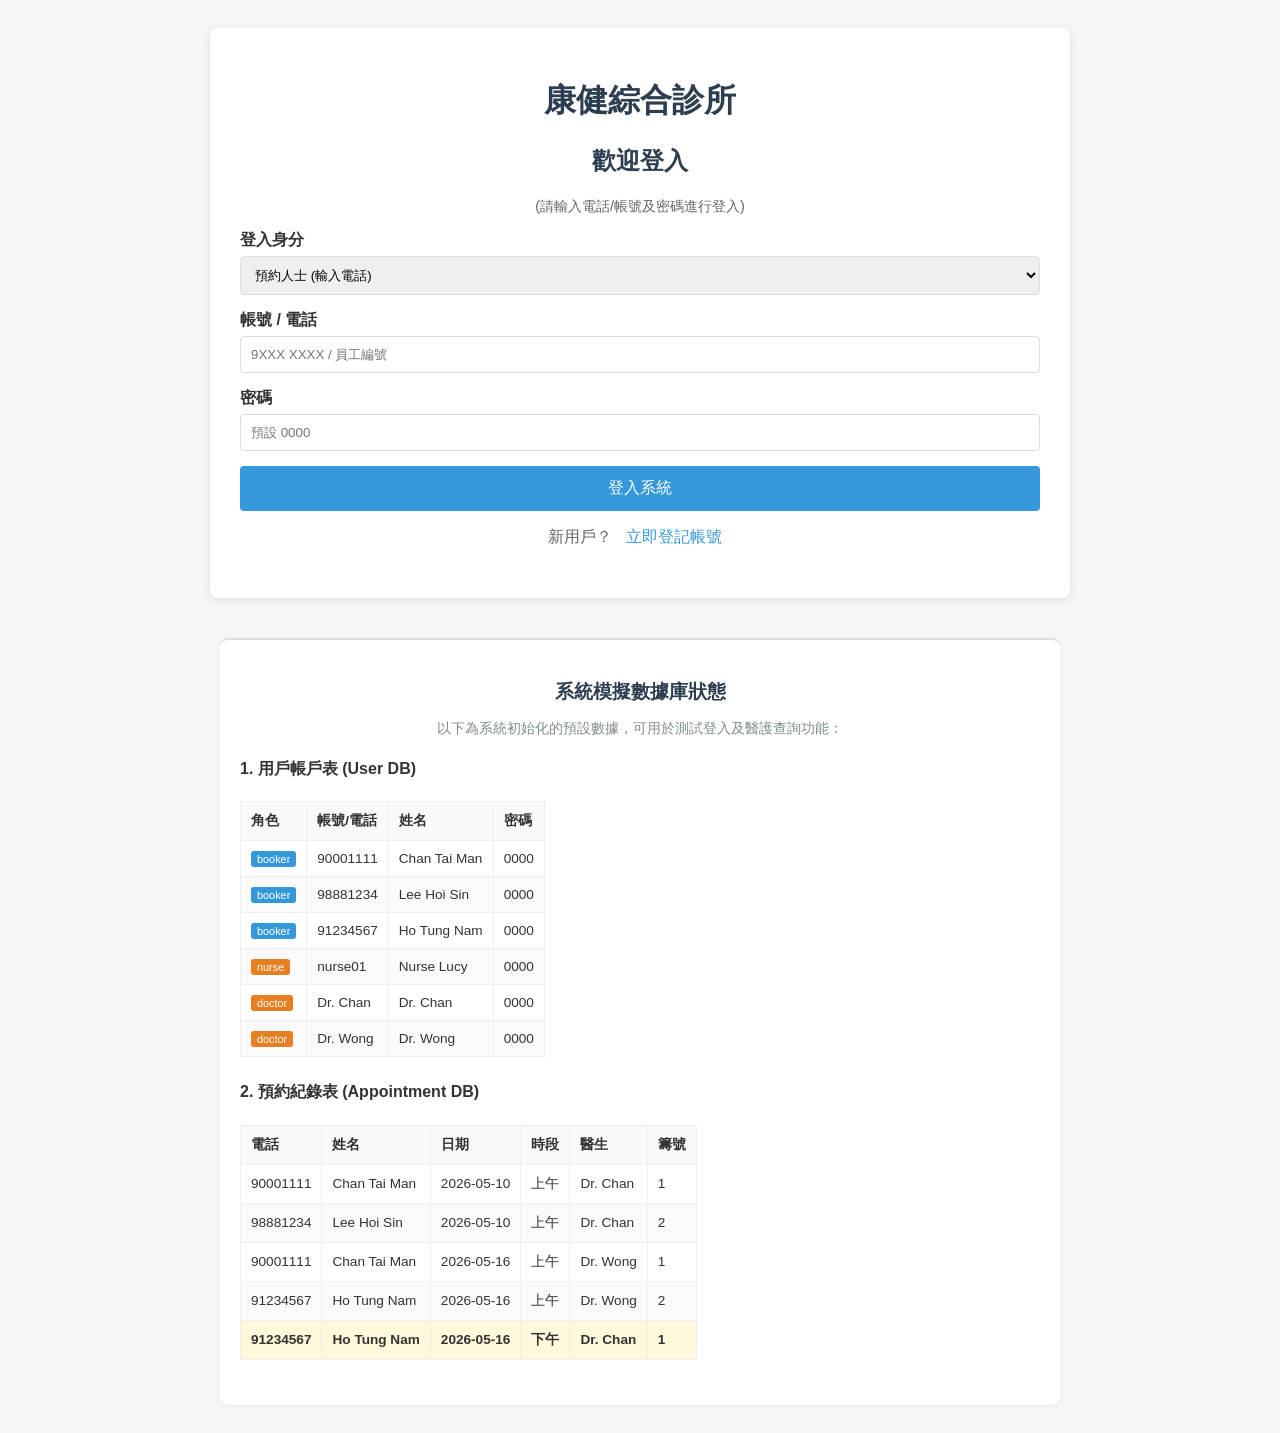
<file: sample1/index.html>
<!DOCTYPE html>
<html lang="zh-Hant">
<head>
    <meta charset="UTF-8">
    <title>康健綜合診所 - 統一登入系統</title>
    <link rel="stylesheet" href="style.css">
    <style>
        /* 底部預設資料區專用樣式 */
        .default-data-section { 
            margin-top: 40px; 
            border-top: 2px solid #ddd; 
            padding: 20px; 
            background-color: #fff; 
            border-radius: 8px; 
            box-shadow: 0 1px 5px rgba(0,0,0,0.05); 
        }
        .default-data-section h3 { color: #2c3e50; text-align: center; margin-bottom: 15px; }
        .data-desc { font-size: 0.85em; color: #7f8c8d; margin-bottom: 15px; text-align: center; }
        .mini-table {  (SQL - Select)
            width: 100%; 
            border-collapse: collapse; 
            font-size: 0.85em; 
            margin-bottom: 25px; 
            border: 1px solid #eee; 
        }
        .mini-table th, .mini-table td { border: 1px solid #eee; padding: 10px; text-align: left; }
        .mini-table th { background-color: #f8f9fa; color: #333; }
        .mini-table tr:nth-child(even) { background-color: #fafafa; }
        .highlight-row { background-color: #fff9db !important; font-weight: bold; } /* 突出顯示新增記錄 */
        .tag { padding: 2px 6px; border-radius: 3px; font-size: 0.8em; color: white; }
        .tag-booker { background-color: #3498db; }
        .tag-staff { background-color: #e67e22; }
    </style>
</head>
<body>

    <div class="container">
        <h1>康健綜合診所</h1>
        <h2>歡迎登入</h2>
        <p style="text-align: center; color: #666; font-size: 0.9em;">(請輸入電話/帳號及密碼進行登入)</p>
        
        <div class="form-group">
            <label>登入身分</label>
            <select id="role">
                <option value="booker">預約人士 (輸入電話)</option>
                <option value="nurse">護士 (醫護人員)</option>
                <option value="doctor">醫生 (醫護人員)</option>
            </select>
        </div>
        
        <div class="form-group">
            <label id="usernameLabel">帳號 / 電話</label>
            <input type="text" id="username" placeholder="9XXX XXXX / 員工編號" required>
        </div>
        
        <div class="form-group">
            <label>密碼</label>
            <input type="password" id="password" placeholder="預設 0000" required>
        </div>
        
        <button id="loginBtn">登入系統</button>
        
        <div id="newuserLink" class="nav-links" style="margin-top: 15px;">
            <p style="color: #666;">新用戶？ <a href="newuser.html">立即登記帳號</a></p>
        </div>
    </div>

    <script id="userData" type="application/json">
    {
        "users": {
            "booker": [
                { "phone": "90001111", "password": "0000", "name": "Chan Tai Man" },
                { "phone": "98881234", "password": "0000", "name": "Lee Hoi Sin" },
                { "phone": "91234567", "password": "0000", "name": "Ho Tung Nam" }
            ],
            "nurse": [
                { "id": "nurse01", "password": "0000", "name": "Nurse Lucy" }
            ],
            "doctor": [
                { "name": "Dr. Chan", "password": "0000" },
                { "name": "Dr. Wong", "password": "0000" }
            ]
        }
    }
    </script>

    <script>
        window.onload = function() {
            // --- 核心邏輯：初始化模擬數據庫 ---
            // 每次載入時重新檢查或初始化，確保包含您要求的特定記錄
            const defaultAppointments = [
                { id: 2001, name: "Chan Tai Man", phone: "90001111", date: "2026-05-10", session: "AM", doctor: "Dr. Chan", quotaNumber: 1 },
                { id: 2002, name: "Lee Hoi Sin", phone: "98881234", date: "2026-05-10", session: "AM", doctor: "Dr. Chan", quotaNumber: 2 },
                { id: 2003, name: "Chan Tai Man", phone: "90001111", date: "2026-05-16", session: "AM", doctor: "Dr. Wong", quotaNumber: 1 },
                { id: 2004, name: "Ho Tung Nam", phone: "91234567", date: "2026-05-16", session: "AM", doctor: "Dr. Wong", quotaNumber: 2 },
                // --- 修訂要求：加入 91234567 16/5 下午 Dr. Chan ---
                { id: 2005, name: "Ho Tung Nam", phone: "91234567", date: "2026-05-16", session: "PM", doctor: "Dr. Chan", quotaNumber: 1 }
            ];

            // 儲存到 localStorage 供其他頁面讀取
            localStorage.setItem('clinic_appts', JSON.stringify(defaultAppointments));
            localStorage.setItem('clinic_appts_initialized', 'true');

            // 執行表格填充
            populateDefaultTables();
        };

        // 登入驗證
        document.getElementById('loginBtn').addEventListener('click', function() {
            const role = document.getElementById('role').value;
            const username = document.getElementById('username').value;
            const password = document.getElementById('password').value;
            const jsonData = JSON.parse(document.getElementById('userData').textContent);
            const userList = jsonData.users[role];

            const matched = userList.find(u => 
                (role === 'booker' ? u.phone === username : (role === 'nurse' ? u.id === username : u.name === username)) 
                && u.password === password
            );

            if (matched) {
                sessionStorage.setItem('userRole', role);
                if (role === 'booker') {
                    sessionStorage.setItem('currentPatient', JSON.stringify(matched));
                    window.location.href = 'book.html';
                } else {
                    sessionStorage.setItem('username', matched.name);
                    window.location.href = 'staff.html';
                }
            } else {
                alert('帳號或密碼錯誤（提示：密碼為 0000）');
            }
        });

        // 動態生成底部表格
        function populateDefaultTables() {
            const jsonData = JSON.parse(document.getElementById('userData').textContent);
            const userBody = document.getElementById('defaultUsersBody');
            const apptBody = document.getElementById('defaultApptsBody');
            
            // 1. 填充用戶
            userBody.innerHTML = '';
            ['booker', 'nurse', 'doctor'].forEach(role => {
                jsonData.users[role].forEach(u => {
                    const id = role === 'booker' ? u.phone : (role === 'nurse' ? u.id : u.name);
                    userBody.innerHTML += `
                        <tr>
                            <td><span class="tag ${role === 'booker' ? 'tag-booker' : 'tag-staff'}">${role}</span></td>
                            <td>${id}</td>
                            <td>${u.name}</td>
                            <td>0000</td>
                        </tr>`;
                });
            });

            // 2. 填充預約 (Highlight 特定要求記錄)
            apptBody.innerHTML = '';
            const appts = JSON.parse(localStorage.getItem('clinic_appts'));
            appts.forEach(a => {
                // 如果是剛加入的那一條記錄，使用 highlight 樣式
                const isNewReq = (a.phone === '91234567' && a.date === '2026-05-16' && a.session === 'PM');
                apptBody.innerHTML += `
                    <tr class="${isNewReq ? 'highlight-row' : ''}">
                        <td>${a.phone}</td>
                        <td>${a.name}</td>
                        <td>${a.date}</td>
                        <td>${a.session === 'AM' ? '上午' : '下午'}</td>
                        <td>${a.doctor}</td>
                        <td>${a.quotaNumber}</td>
                    </tr>`;
            });
        }
    </script>

    <div class="container default-data-section">
        <h3>系統模擬數據庫狀態</h3>
        <p class="data-desc">以下為系統初始化的預設數據，可用於測試登入及醫護查詢功能：</p>

        <h4>1. 用戶帳戶表 (User DB)</h4>
        <table class="mini-table">
            <thead>
                <tr><th>角色</th><th>帳號/電話</th><th>姓名</th><th>密碼</th></tr>
            </thead>
            <tbody id="defaultUsersBody"></tbody>
        </table>

        <h4>2. 預約紀錄表 (Appointment DB)</h4>
        <table class="mini-table">
            <thead>
                <tr><th>電話</th><th>姓名</th><th>日期</th><th>時段</th><th>醫生</th><th>籌號</th></tr>
            </thead>
            <tbody id="defaultApptsBody"></tbody>
        </table>
    </div>

</body>
</html>
</file>
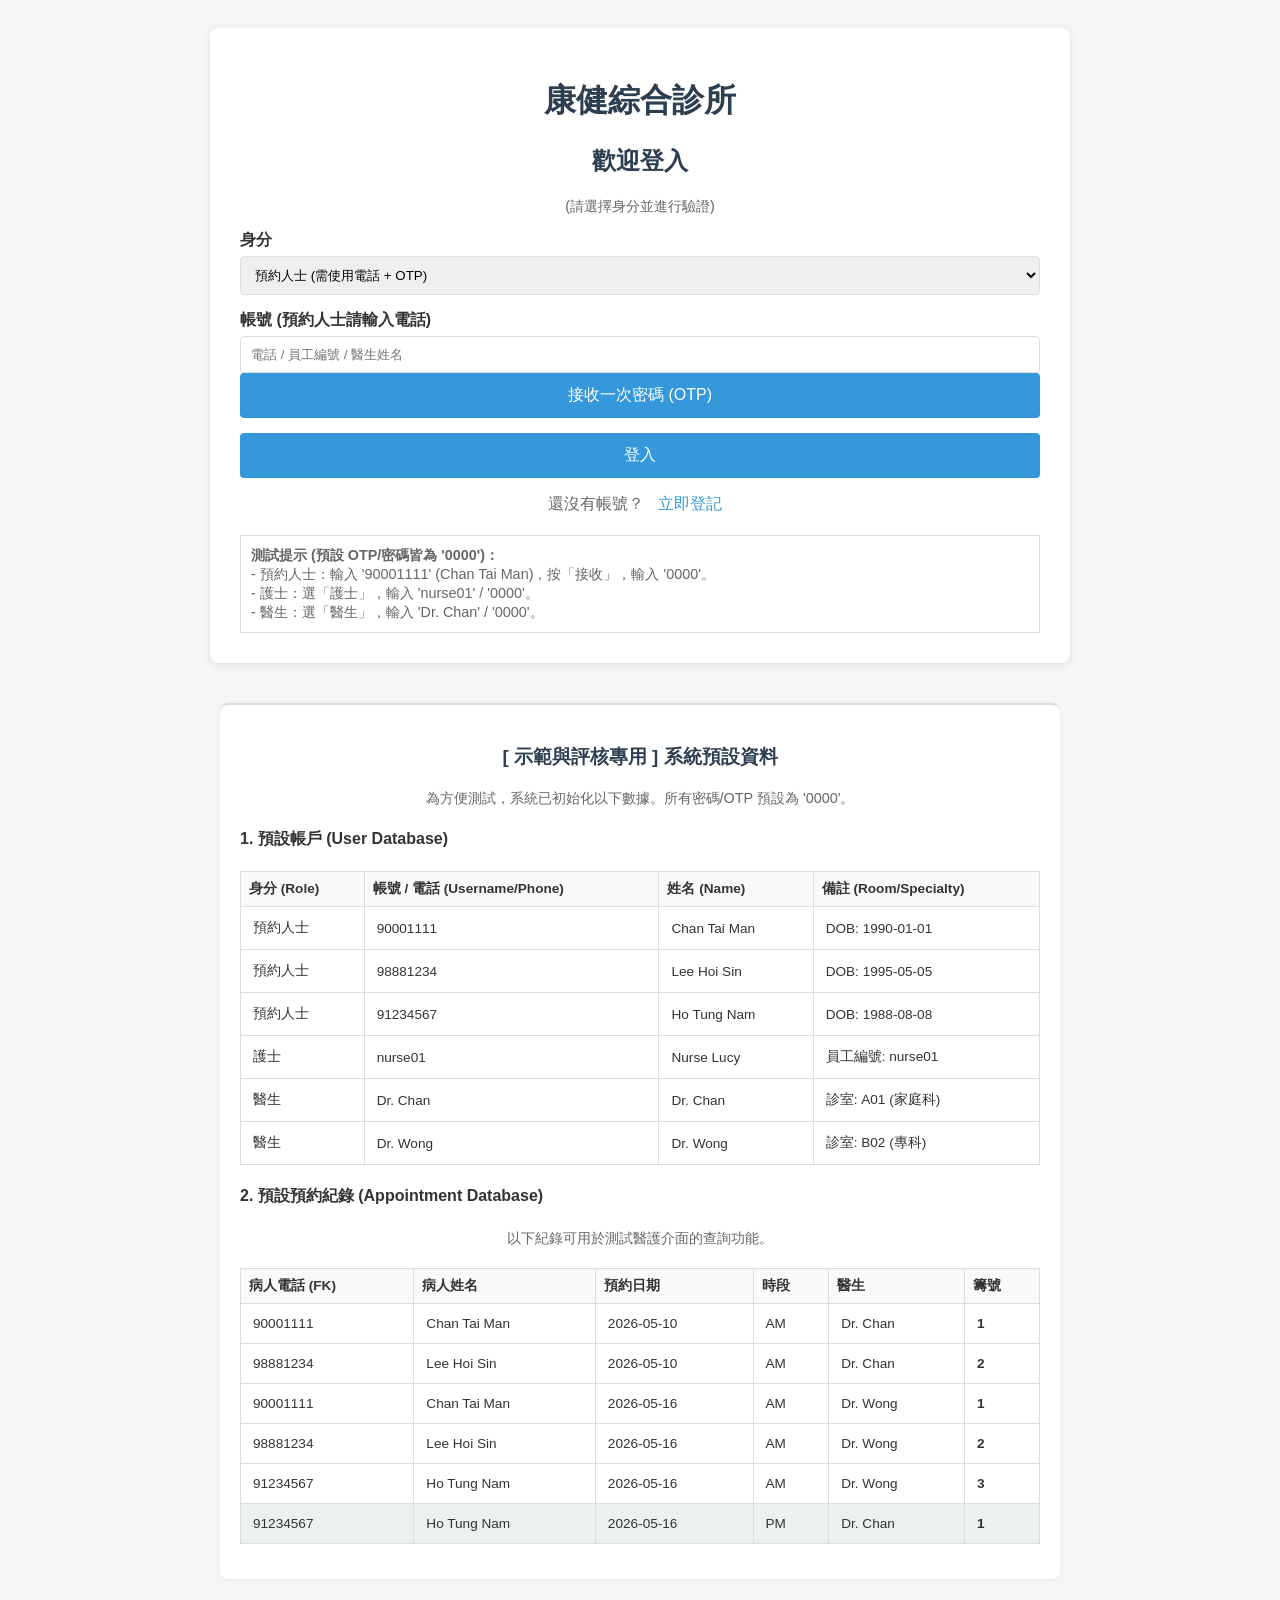
<file: sample2/index.html>
<!DOCTYPE html>
<html lang="zh-Hant">
<head>
    <meta charset="UTF-8">
    <title>康健綜合診所 - 統一登入 (指定用戶)</title>
    <link rel="stylesheet" href="style.css">
</head>
<body>
    <div class="container">
        <h1>康健綜合診所</h1>
        <h2>歡迎登入</h2>
        <p style="text-align: center; color: #666; font-size: 0.9em;">(請選擇身分並進行驗證)</p>
        
        <div class="form-group">
            <label>身分</label>
            <select id="role">
                <option value="booker">預約人士 (需使用電話 + OTP)</option>
                <option value="nurse">護士 (醫護人員)</option>
                <option value="doctor">醫生 (醫護人員)</option>
            </select>
        </div>
        
        <div class="form-group">
            <label id="usernameLabel">帳號 (預約人士請輸入電話)</label>
            <input type="text" id="username" placeholder="電話 / 員工編號 / 醫生姓名" required>
            <button class="info hidden" id="getOtpBtn">接收一次密碼 (OTP)</button>
        </div>
        
        <div class="form-group hidden" id="otpSection">
            <label>一次密碼 (OTP) (測試系統預設為 '0000')</label>
            <input type="password" id="otpCode" maxlength="4" required placeholder="0000">
        </div>

        <div class="form-group hidden" id="passwordSection">
            <label>密碼 (測試系統預設為 '0000')</label>
            <input type="password" id="password" required>
        </div>
        
        <button id="loginBtn">登入</button>
        
        <div id="newuserLink" class="nav-links" style="margin-top: 15px;">
            <p style="color: #666;">還沒有帳號？ <a href="newuser.html">立即登記</a></p>
        </div>

        <script id="userData" type="application/json">
        {
            "users": {
                "booker": [
                    { "phone": "90001111", "name": "Chan Tai Man", "dob": "1990-01-01", "hkid": "A123456(7)", "address": "九龍旺角彌敦道" },
                    { "phone": "98881234", "name": "Lee Hoi Sin", "dob": "1995-05-05", "hkid": "A876543(2)", "address": "新界沙田火車站" },
                    { "phone": "91234567", "name": "Ho Tung Nam", "dob": "1988-08-08", "hkid": "B987654(3)", "address": "港島中環皇后大道" }
                ],
                "nurse": [
                    { "id": "nurse01", "password": "0000", "name": "Nurse Lucy" },
                    { "id": "nurse02", "password": "0000", "name": "Nurse Mary" }
                ],
                "doctor": [
                    { "name": "Dr. Chan", "password": "0000", "room": "A01" },
                    { "name": "Dr. Wong", "password": "0000", "room": "B02" }
                ]
            }
        }
        </script>
        
        <div style="margin-top: 20px; font-size: 0.9em; color: #666; border: 1px solid #ddd; padding: 10px;">
            <strong>測試提示 (預設 OTP/密碼皆為 '0000')：</strong><br>
            - 預約人士：輸入 '90001111' (Chan Tai Man)，按「接收」，輸入 '0000'。<br>
            - 護士：選「護士」，輸入 'nurse01' / '0000'。<br>
            - 醫生：選「醫生」，輸入 'Dr. Chan' / '0000'。
        </div>
    </div>

    <script>
        // --- 核心初始化邏輯 ---
        // 學生 IDEA: 在系統入口首頁加載時，模擬從外部加載預設預約數據到本地模擬數據庫 (localStorage)
        window.onload = function() {
            // 檢查是否已經初始化過，防止重複
            if (!localStorage.getItem('clinic_appts_initialized')) {
                // 指定的預設預約數據 (保持原本的數據)
                const defaultAppointments = [
                    // Chan Tai Man (90001111)
                    { id: Date.now()+1, name: "Chan Tai Man", phone: "90001111", date: "2026-05-10", session: "AM", doctor: "Dr. Chan", quotaNumber: 1, timestamp: new Date().toLocaleString() },
                    { id: Date.now()+2, name: "Chan Tai Man", phone: "90001111", date: "2026-05-16", session: "AM", doctor: "Dr. Wong", quotaNumber: 1, timestamp: new Date().toLocaleString() },
                    
                    // Lee Hoi Sin (98881234)
                    { id: Date.now()+3, name: "Lee Hoi Sin", phone: "98881234", date: "2026-05-10", session: "AM", doctor: "Dr. Chan", quotaNumber: 2, timestamp: new Date().toLocaleString() },
                    { id: Date.now()+4, name: "Lee Hoi Sin", phone: "98881234", date: "2026-05-16", session: "AM", doctor: "Dr. Wong", quotaNumber: 2, timestamp: new Date().toLocaleString() },
                    
                    // Ho Tung Nam (91234567)
                    { id: Date.now()+5, name: "Ho Tung Nam", phone: "91234567", date: "2026-05-16", session: "AM", doctor: "Dr. Wong", quotaNumber: 3, timestamp: new Date().toLocaleString() },

                    // --- 修訂: 加入一個預設記錄 91234567 下午 DR. Chan ---
                    { id: Date.now()+6, name: "Ho Tung Nam", phone: "91234567", date: "2026-05-16", session: "PM", doctor: "Dr. Chan", quotaNumber: 1, timestamp: new Date().toLocaleString() }
                ];

                localStorage.setItem('clinic_appts', JSON.stringify(defaultAppointments));
                localStorage.setItem('clinic_appts_initialized', 'true'); // 標記為已初始化
                alert('系統已成功初始化，預載 6 筆指定預約紀錄。您現在可以使用預載用戶登入，醫護人員亦可直接查詢名單。');
            }
        };
        // --- 初始化結束 ---

        // (這裡保持原本的登入邏輯 JavaScript ... )
        const getOtpBtn = document.getElementById('getOtpBtn');
        const otpSection = document.getElementById('otpSection');
        const passwordSection = document.getElementById('passwordSection');
        const newuserLink = document.getElementById('newuserLink');
        const loginBtn = document.getElementById('loginBtn');
        const usernameInput = document.getElementById('username');

        function setupUI(role) {
            if (role === 'booker') {
                getOtpBtn.classList.remove('hidden');
                otpSection.classList.add('hidden');
                passwordSection.classList.add('hidden');
                newuserLink.classList.remove('hidden');
                loginBtn.disabled = true;
            } else {
                getOtpBtn.classList.add('hidden');
                otpSection.classList.add('hidden');
                passwordSection.classList.remove('hidden');
                newuserLink.classList.add('hidden');
                loginBtn.disabled = false;
            }
            usernameInput.value = '';
            document.getElementById('otpCode').value = '';
            document.getElementById('password').value = '';
        }
        setupUI('booker'); // 預設

        // 1. 角色切換動態 UI
        document.getElementById('role').addEventListener('change', function() {
            setupUI(this.value);
        });

        // 2. 預約人士專用：獲取 OTP (模擬 2FA 流程)
        getOtpBtn.addEventListener('click', function() {
            const phone = usernameInput.value;
            if (!/^\d{8}$/.test(phone)) { alert('請輸入有效的 8 位數字電話。'); return; }

            // 模擬從 JSON FILE (USER DATABASE) 檢查用戶是否存在
            const jsonData = JSON.parse(document.getElementById('userData').textContent);
            const userExists = jsonData.users.booker.some(u => u.phone === phone);

            if (!userExists) {
                alert('很報歉，該電話尚未登記。請先按下方連結進行新用戶登記。');
                return;
            }

            // 模擬發送 OTP
            alert(`[模擬] 一次密碼 (OTP) 已發送到 ${phone}。測試系統預設為 '0000'。`);
            otpSection.classList.remove('hidden');
            this.disabled = true;
            usernameInput.disabled = true;
            loginBtn.disabled = false;
        });

        // 3. 統一登入邏輯
        loginBtn.addEventListener('click', function() {
            const role = document.getElementById('role').value;
            const username = usernameInput.value;
            const jsonData = JSON.parse(document.getElementById('userData').textContent);
            const userList = jsonData.users[role];

            let matchedUser = null;

            if (role === 'booker') {
                // 預約人士：驗證 OTP
                const otp = document.getElementById('otpCode').value;
                if (otp === '0000') {
                    matchedUser = userList.find(u => u.phone === username);
                }
            } else {
                // 醫護人員：驗證傳統密碼
                const password = document.getElementById('password').value;
                if (role === 'nurse') {
                    matchedUser = userList.find(u => u.id === username && u.password === password);
                } else if (role === 'doctor') {
                    matchedUser = userList.find(u => u.name === username && u.password === password);
                }
            }

            if (matchedUser) {
                // 登入成功，設定 Session 資料
                sessionStorage.setItem('userRole', role);
                
                if (role === 'booker') {
                    sessionStorage.setItem('currentPatient', JSON.stringify(matchedUser));
                    window.location.href = 'book.html';
                } else {
                    // 醫護人員：使用其姓名作為顯示
                    sessionStorage.setItem('username', matchedUser.name);
                    window.location.href = 'staff.html';
                }
            } else {
                alert('登入失敗，請檢查帳號、OTP 或密碼 (測試系統密碼/OTP 預設為 0000)。');
            }
        });
    </script>

    <div class="container" style="margin-top: 40px; border-top: 2px solid #ddd; padding-top: 20px; background-color: #fff; padding: 20px; border-radius: 8px; box-shadow: 0 1px 5px rgba(0,0,0,0.05);">
        <h3>[ 示範與評核專用 ] 系統預設資料</h3>
        <p style="font-size: 0.9em; color: #666; margin-bottom: 10px; text-align: center;">為方便測試，系統已初始化以下數據。所有密碼/OTP 預設為 '0000'。</p>

        <h4>1. 預設帳戶 (User Database)</h4>
        <table class="data-table" style="width: 100%; border-collapse: collapse; font-size: 0.85em; margin-bottom: 15px; border: 1px solid #eee;">
            <thead>
                <tr>
                    <th style="background-color: #f9f9f9; padding: 8px;">身分 (Role)</th>
                    <th style="background-color: #f9f9f9; padding: 8px;">帳號 / 電話 (Username/Phone)</th>
                    <th style="background-color: #f9f9f9; padding: 8px;">姓名 (Name)</th>
                    <th style="background-color: #f9f9f9; padding: 8px;">備註 (Room/Specialty)</th>
                </tr>
            </thead>
            <tbody>
                <tr><td>預約人士</td><td>90001111</td><td>Chan Tai Man</td><td>DOB: 1990-01-01</td></tr>
                <tr><td>預約人士</td><td>98881234</td><td>Lee Hoi Sin</td><td>DOB: 1995-05-05</td></tr>
                <tr><td>預約人士</td><td>91234567</td><td>Ho Tung Nam</td><td>DOB: 1988-08-08</td></tr>
                <tr><td>護士</td><td>nurse01</td><td>Nurse Lucy</td><td>員工編號: nurse01</td></tr>
                <tr><td>醫生</td><td>Dr. Chan</td><td>Dr. Chan</td><td>診室: A01 (家庭科)</td></tr>
                <tr><td>醫生</td><td>Dr. Wong</td><td>Dr. Wong</td><td>診室: B02 (專科)</td></tr>
            </tbody>
        </table>

        <h4>2. 預設預約紀錄 (Appointment Database)</h4>
        <p style="font-size: 0.9em; color: #666; margin-bottom: 10px; text-align: center;">以下紀錄可用於測試醫護介面的查詢功能。</p>
        <table class="data-table" style="width: 100%; border-collapse: collapse; font-size: 0.85em; margin-bottom: 15px; border: 1px solid #eee;">
            <thead>
                <tr>
                    <th style="background-color: #f9f9f9; padding: 8px;">病人電話 (FK)</th>
                    <th style="background-color: #f9f9f9; padding: 8px;">病人姓名</th>
                    <th style="background-color: #f9f9f9; padding: 8px;">預約日期</th>
                    <th style="background-color: #f9f9f9; padding: 8px;">時段</th>
                    <th style="background-color: #f9f9f9; padding: 8px;">醫生</th>
                    <th style="background-color: #f9f9f9; padding: 8px;">籌號</th>
                </tr>
            </thead>
            <tbody>
                <tr><td>90001111</td><td>Chan Tai Man</td><td>2026-05-10</td><td>AM</td><td>Dr. Chan</td><td><strong>1</strong></td></tr>
                <tr><td>98881234</td><td>Lee Hoi Sin</td><td>2026-05-10</td><td>AM</td><td>Dr. Chan</td><td><strong>2</strong></td></tr>
                <tr><td>90001111</td><td>Chan Tai Man</td><td>2026-05-16</td><td>AM</td><td>Dr. Wong</td><td><strong>1</strong></td></tr>
                <tr><td>98881234</td><td>Lee Hoi Sin</td><td>2026-05-16</td><td>AM</td><td>Dr. Wong</td><td><strong>2</strong></td></tr>
                <tr><td>91234567</td><td>Ho Tung Nam</td><td>2026-05-16</td><td>AM</td><td>Dr. Wong</td><td><strong>3</strong></td></tr>
                <tr style="background-color: #ecf0f1;"><td>91234567</td><td>Ho Tung Nam</td><td>2026-05-16</td><td>PM</td><td>Dr. Chan</td><td><strong>1</strong></td></tr>
            </tbody>
        </table>
    </div>
    </body>
</html>
</file>
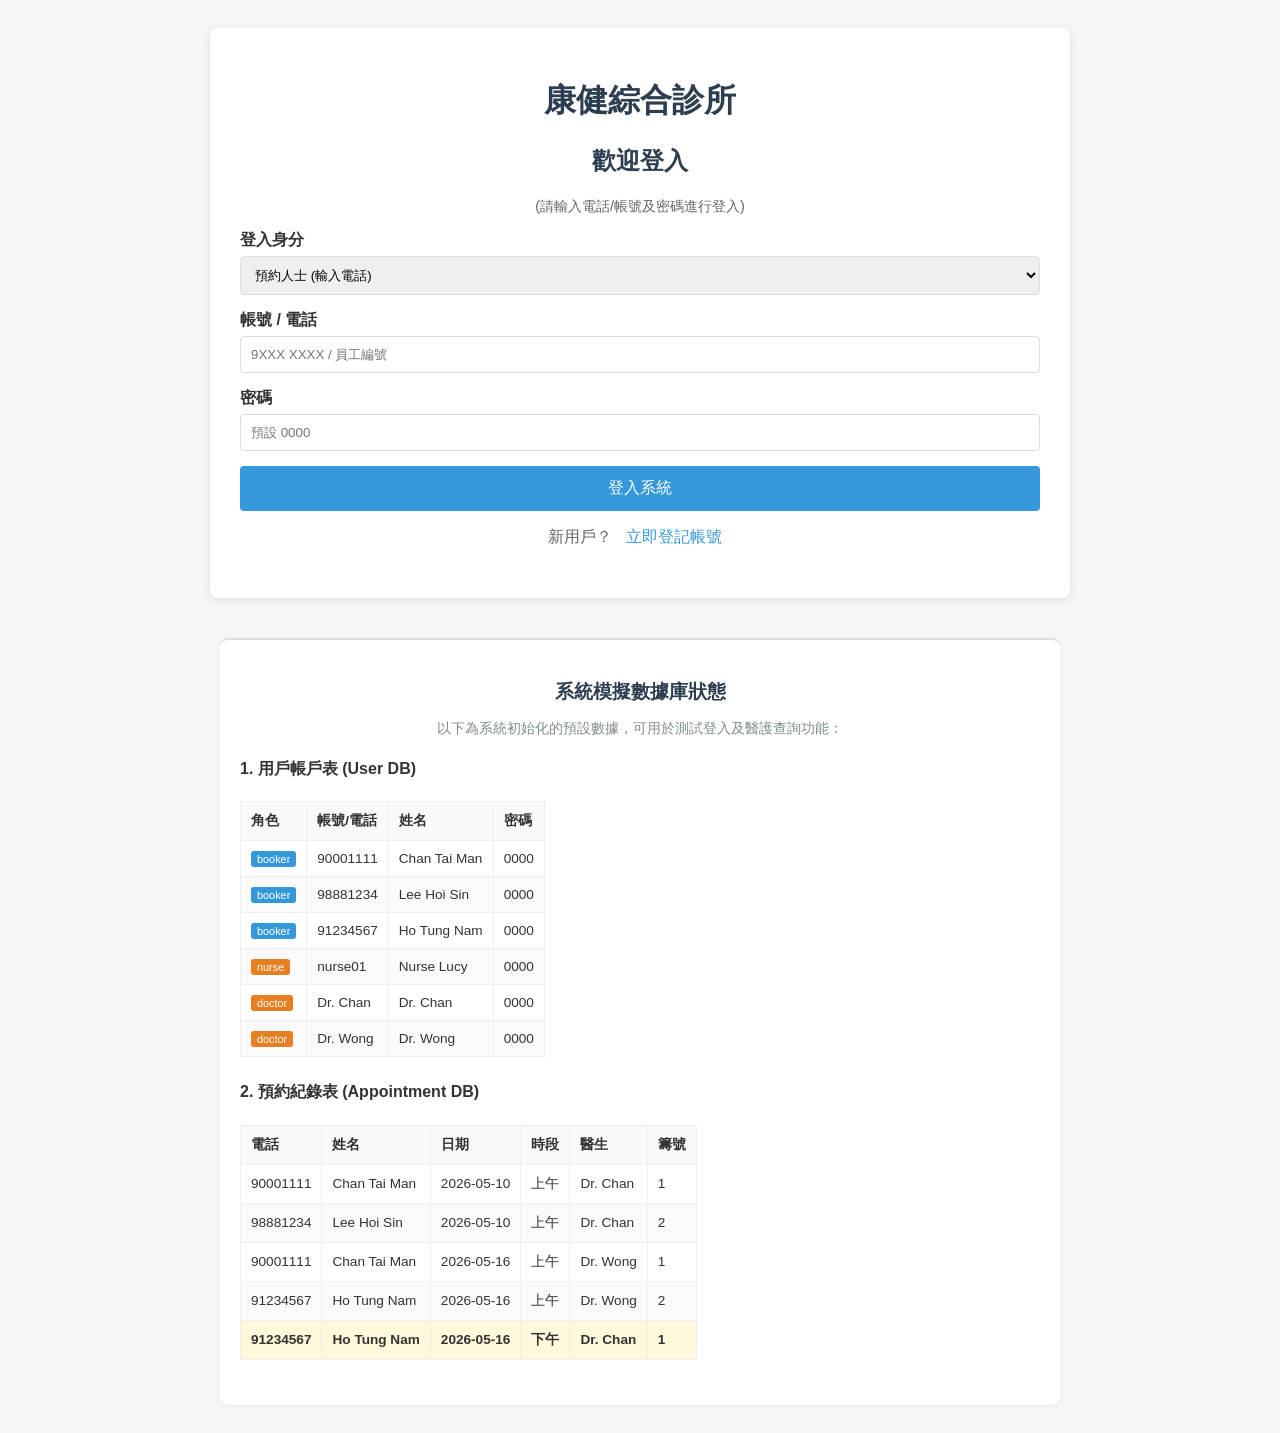
<file: sample1/book.html>
<!DOCTYPE html>
<html lang="zh-Hant">
<head>
    <meta charset="UTF-8">
    <title>預約系統界面 - 個人查詢版</title>
    <link rel="stylesheet" href="style.css">
    <style>
        .search-result-table { width: 100%; border-collapse: collapse; margin-top: 15px; border: 1px solid #3498db; }
        .search-result-table th, .search-result-table td { border: 1px solid #ddd; padding: 10px; text-align: left; font-size: 0.9em; }
        .search-result-table th { background-color: #3498db; color: white; }
    </style>
</head>
<body>
    <div class="nav-links"><a href="#" id="logoutBtn">登出</a></div>
    <div class="container">
        <h2>康健綜合診所 - 預約登記</h2>
        
        <div style="background: #ecf0f1; padding: 15px; border-radius: 5px; margin-bottom: 20px;">
            <p><strong>歡迎，<span id="welcomeName"></span> (<span id="welcomePhone"></span>)</strong></p>
        </div>

        <div class="form-group">
            <label>預約日期</label>
            <input type="date" id="appointDate" required>
        </div>
        <div class="form-group">
            <label>時段</label>
            <select id="appointSession">
                <option value="AM">上午 (09:00-12:00)</option>
                <option value="PM">下午 (14:00-17:00)</option>
            </select>
        </div>
        <div class="form-group">
            <label>指定醫生</label>
            <select id="doctorName">
                <option value="Any">任何醫生</option>
                <option value="Dr. Chan">陳醫生 (家庭科)</option>
                <option value="Dr. Wong">王醫生 (專科)</option>
            </select>
        </div>
        <button id="submitBtn">提交預約</button>
        
        <button class="secondary" id="myBookingsBtn" style="margin-top: 15px; background-color: #27ae60;">預約查詢</button>
        
        <div id="searchResultSection" class="hidden" style="margin-top: 25px; border-top: 2px solid #ddd; padding-top: 15px;">
            <h3>您的未來預約紀錄</h3>
            <table class="search-result-table" id="searchResultTable">
                <thead>
                    <tr>
                        <th>日期</th>
                        <th>時段</th>
                        <th>醫生</th>
                        <th>籌號</th>
                    </tr>
                </thead>
                <tbody id="searchResultBody">
                    </tbody>
            </table>
        </div>
    </div>

    <script>
        // ... (原本的 權限檢查和日期設定邏輯保持不變 ... )
        const currentPatient = JSON.parse(sessionStorage.getItem('currentPatient'));
        if (!currentPatient || sessionStorage.getItem('userRole') !== 'booker') {
            alert('未授權訪問，請先登入。');
            window.location.href = 'index.html';
        } else {
            document.getElementById('welcomeName').innerText = currentPatient.name;
            document.getElementById('welcomePhone').innerText = currentPatient.phone;
        }

        const today = new Date();
        const tomorrow = new Date(today);
        tomorrow.setDate(tomorrow.getDate() + 1);
        document.getElementById('appointDate').min = tomorrow.toISOString().split('T')[0];

        // ... (原本的 提交預約邏輯保持不變 ... )
        document.getElementById('submitBtn').addEventListener('click', function() {
            // ... (原本的 提交邏輯 ... )
            const date = document.getElementById('appointDate').value;
            const session = document.getElementById('appointSession').value;
            let doctor = document.getElementById('doctorName').value;

            if (!date) { alert('請選擇日期。'); return; }

            let appointments = JSON.parse(localStorage.getItem('clinic_appts')) || [];

            const availableDoctors = ['Dr. Chan', 'Dr. Wong'];
            if (doctor === 'Any') {
                let found = false;
                for (let d of availableDoctors) {
                    if (getQuotaUsed(appointments, date, session, d) < 15) {
                        doctor = d;
                        found = true;
                        break;
                    }
                }
                if (!found) {
                    alert('很抱歉，該時段所有醫生的預約已滿。');
                    return;
                }
            } else {
                const used = getQuotaUsed(appointments, date, session, doctor);
                if (used >= 15) {
                    alert(`很抱歉，${doctor} 在 ${date} ${session==='AM'?'上午':'下午'} 的預約已滿 (15/15)。請選擇其他時段或醫生。`);
                    return;
                }
            }

            const quotaNumber = getQuotaUsed(appointments, date, session, doctor) + 1;
            const newAppt = {
                id: Date.now(),
                name: currentPatient.name,
                phone: currentPatient.phone,
                date, session, doctor,
                quotaNumber,
                timestamp: new Date().toLocaleString()
            };
            appointments.push(newAppt);
            localStorage.setItem('clinic_appts', JSON.stringify(appointments));

            sessionStorage.setItem('lastAppt', JSON.stringify(newAppt));
            window.location.href = 'receipt.html';
        });

        // 輔助函數：計算已使用配額
        function getQuotaUsed(appts, date, session, doctor) {
            return appts.filter(a => a.date === date && a.session === session && a.doctor === doctor).length;
        }


        // --- 核心修訂 3: 實施「預約查詢」邏輯 ---
        // 學生 IDEA: 模擬一個複雜的數據查詢 (過濾用戶 + 過濾未來日期)
        document.getElementById('myBookingsBtn').addEventListener('click', function() {
            // 從 localStorage 獲取所有預約 (模擬從 APPOINTMENT DATABASE 讀取)
            const appointments = JSON.parse(localStorage.getItem('clinic_appts')) || [];
            const resultSection = document.getElementById('searchResultSection');
            const resultBody = document.getElementById('searchResultBody');
            resultBody.innerHTML = ''; // 清空舊結果

            // 今天日期的 YYYY-MM-DD 格式，用於比較
            const todayStr = new Date().toISOString().split('T')[0];

            // 數據過濾：
            // 條件 1: 匹配用戶電話
            // 條件 2: 日期大於或等於「當天」 (模擬未來的預約)
            const myFilteredAppts = appointments.filter(a => 
                a.phone === currentPatient.phone && a.date >= todayStr
            );

            // 排序：日期 -> 時段 -> 籌號
            myFilteredAppts.sort((a, b) => {
                if (a.date !== b.date) return a.date.localeCompare(b.date);
                if (a.session !== b.session) return b.session.localeCompare(a.session); // AM before PM
                return a.quotaNumber - b.quotaNumber;
            });

            // 顯示結果
            resultSection.classList.remove('hidden');

            if (myFilteredAppts.length === 0) {
                resultBody.innerHTML = '<tr><td colspan="4" style="text-align:center;">找不到符合條件的未來預約。</td></tr>';
            } else {
                myFilteredAppts.forEach(a => {
                    const row = `
                        <tr>
                            <td>${a.date}</td>
                            <td>${a.session==='AM'?'上午':'下午'}</td>
                            <td>${a.doctor}</td>
                            <td><strong>${a.quotaNumber}</strong></td>
                        </tr>
                    `;
                    resultBody.innerHTML += row;
                });
            }
        });


        // 登出
        document.getElementById('logoutBtn').addEventListener('click', function() {
            sessionStorage.clear();
            window.location.href = 'index.html';
        });
    </script>
</body>
</html>
</file>
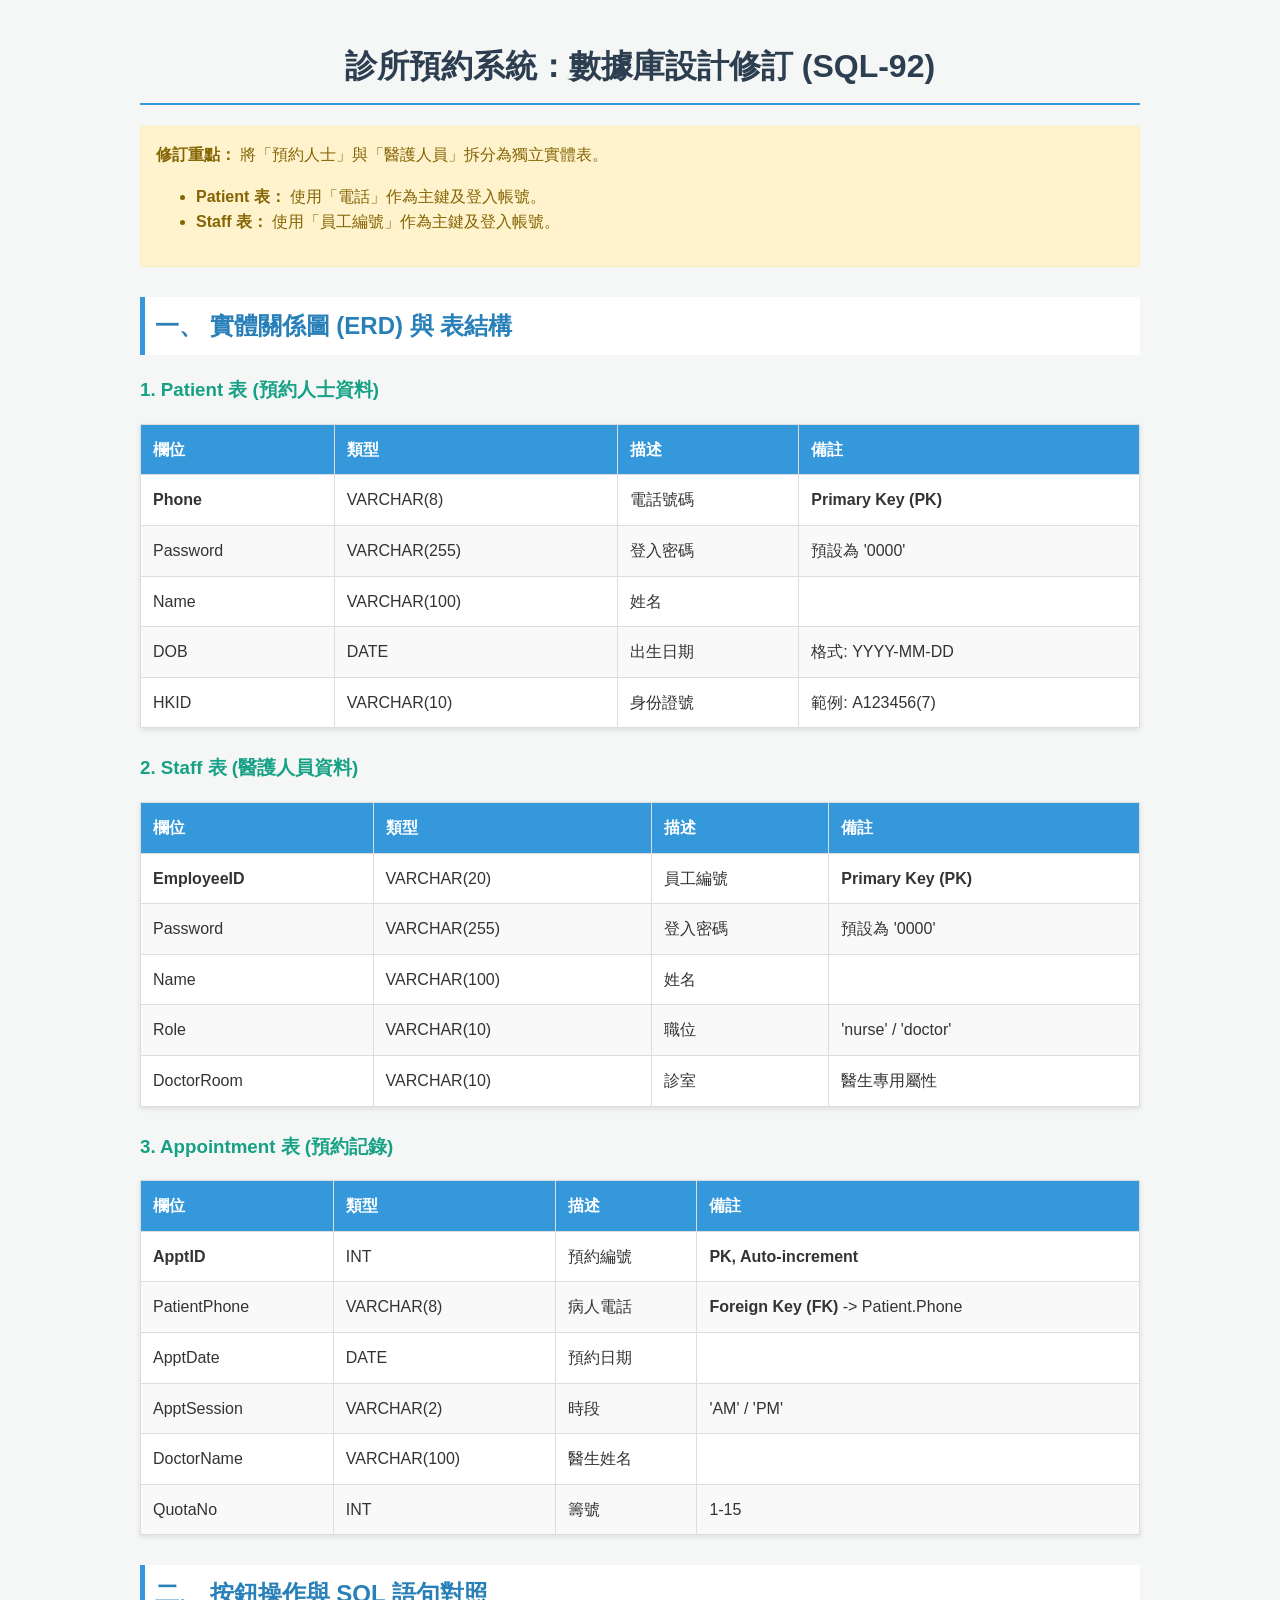
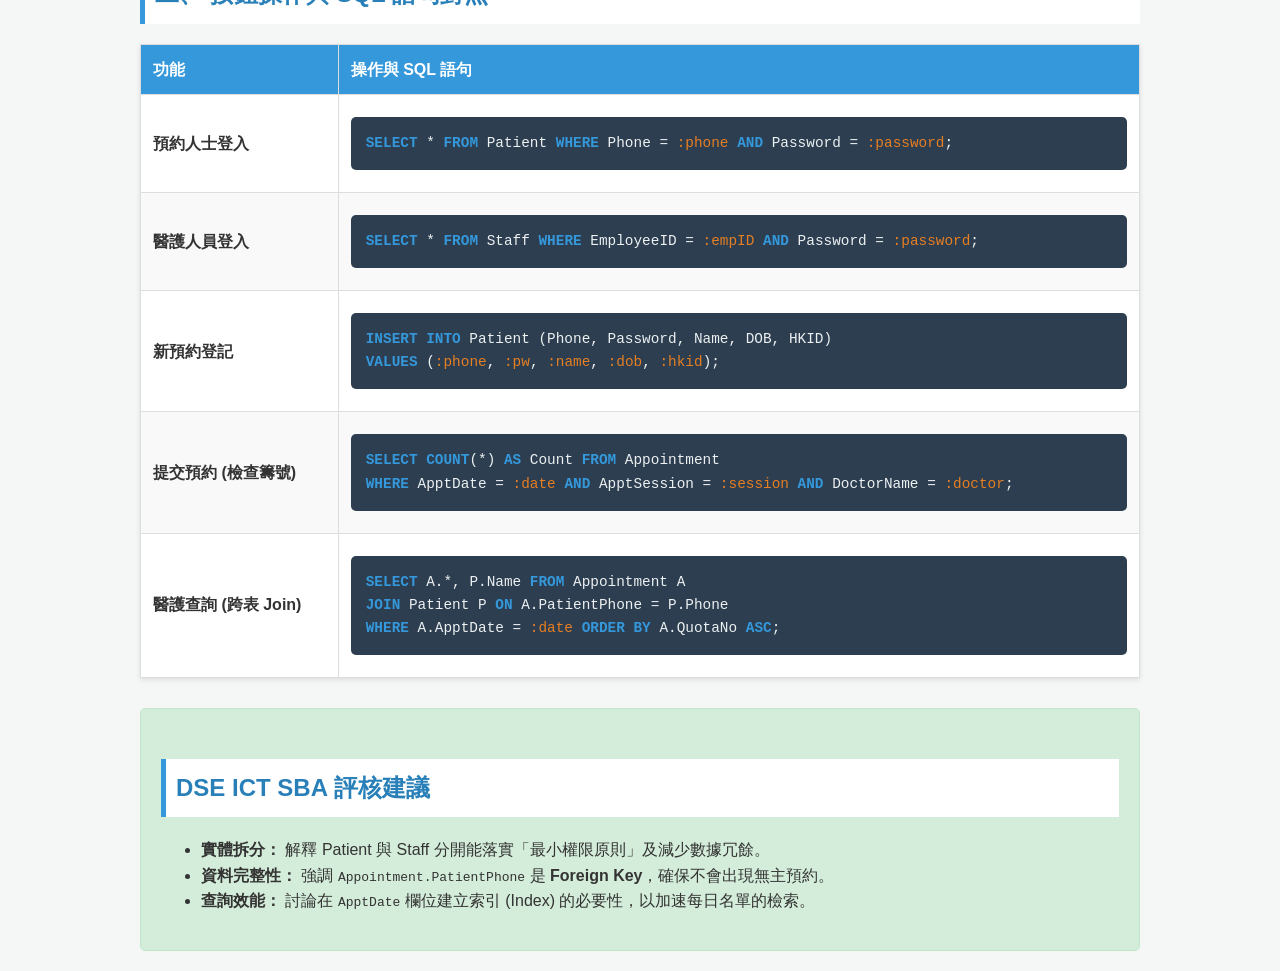
<file: sample1/db_design.html>
<!DOCTYPE html>
<html lang="zh-Hant">
<head>
    <meta charset="UTF-8">
    <meta name="viewport" content="width=device-width, initial-scale=1.0">
    <title>診所預約系統 - 數據庫架構 (獨立實體版)</title>
    <style>
        body { font-family: "Microsoft JhengHei", sans-serif; line-height: 1.6; color: #333; max-width: 1000px; margin: 0 auto; padding: 20px; background-color: #f4f7f6; }
        h1 { text-align: center; color: #2c3e50; border-bottom: 2px solid #3498db; padding-bottom: 10px; }
        h2 { color: #2980b9; margin-top: 30px; border-left: 5px solid #3498db; padding-left: 10px; background: #fff; padding: 10px; }
        h3 { color: #16a085; }
        table { width: 100%; border-collapse: collapse; margin-bottom: 25px; background: #fff; box-shadow: 0 2px 5px rgba(0,0,0,0.1); }
        th, td { border: 1px solid #ddd; padding: 12px; text-align: left; }
        th { background-color: #3498db; color: white; }
        tr:nth-child(even) { background-color: #f9f9f9; }
        .sql-code { display: block; background-color: #2c3e50; color: #ecf0f1; padding: 15px; border-radius: 5px; font-family: "Consolas", monospace; font-size: 0.9em; margin: 10px 0; white-space: pre-wrap; }
        .keyword { color: #3498db; font-weight: bold; }
        .var { color: #e67e22; }
        .note { background-color: #fff3cd; border: 1px solid #ffeeba; color: #856404; padding: 15px; border-radius: 4px; margin: 20px 0; }
        .sba-box { background-color: #d4edda; border: 1px solid #c3e6cb; padding: 20px; border-radius: 5px; margin-top: 30px; }
    </style>
</head>
<body>

    <h1>診所預約系統：數據庫設計修訂 (SQL-92)</h1>

    <div class="note">
        <strong>修訂重點：</strong> 
        將「預約人士」與「醫護人員」拆分為獨立實體表。
        <ul>
            <li><strong>Patient 表：</strong> 使用「電話」作為主鍵及登入帳號。</li>
            <li><strong>Staff 表：</strong> 使用「員工編號」作為主鍵及登入帳號。</li>
        </ul>
    </div>

    <h2>一、 實體關係圖 (ERD) 與 表結構</h2>

    <h3>1. Patient 表 (預約人士資料)</h3>
    <table>
        <thead>
            <tr><th>欄位</th><th>類型</th><th>描述</th><th>備註</th></tr>
        </thead>
        <tbody>
            <tr><td><strong>Phone</strong></td><td>VARCHAR(8)</td><td>電話號碼</td><td><strong>Primary Key (PK)</strong></td></tr>
            <tr><td>Password</td><td>VARCHAR(255)</td><td>登入密碼</td><td>預設為 '0000'</td></tr>
            <tr><td>Name</td><td>VARCHAR(100)</td><td>姓名</td><td></td></tr>
            <tr><td>DOB</td><td>DATE</td><td>出生日期</td><td>格式: YYYY-MM-DD</td></tr>
            <tr><td>HKID</td><td>VARCHAR(10)</td><td>身份證號</td><td>範例: A123456(7)</td></tr>
        </tbody>
    </table>

    <h3>2. Staff 表 (醫護人員資料)</h3>
    <table>
        <thead>
            <tr><th>欄位</th><th>類型</th><th>描述</th><th>備註</th></tr>
        </thead>
        <tbody>
            <tr><td><strong>EmployeeID</strong></td><td>VARCHAR(20)</td><td>員工編號</td><td><strong>Primary Key (PK)</strong></td></tr>
            <tr><td>Password</td><td>VARCHAR(255)</td><td>登入密碼</td><td>預設為 '0000'</td></tr>
            <tr><td>Name</td><td>VARCHAR(100)</td><td>姓名</td><td></td></tr>
            <tr><td>Role</td><td>VARCHAR(10)</td><td>職位</td><td>'nurse' / 'doctor'</td></tr>
            <tr><td>DoctorRoom</td><td>VARCHAR(10)</td><td>診室</td><td>醫生專用屬性</td></tr>
        </tbody>
    </table>

    <h3>3. Appointment 表 (預約記錄)</h3>
    <table>
        <thead>
            <tr><th>欄位</th><th>類型</th><th>描述</th><th>備註</th></tr>
        </thead>
        <tbody>
            <tr><td><strong>ApptID</strong></td><td>INT</td><td>預約編號</td><td><strong>PK, Auto-increment</strong></td></tr>
            <tr><td>PatientPhone</td><td>VARCHAR(8)</td><td>病人電話</td><td><strong>Foreign Key (FK)</strong> -> Patient.Phone</td></tr>
            <tr><td>ApptDate</td><td>DATE</td><td>預約日期</td><td></td></tr>
            <tr><td>ApptSession</td><td>VARCHAR(2)</td><td>時段</td><td>'AM' / 'PM'</td></tr>
            <tr><td>DoctorName</td><td>VARCHAR(100)</td><td>醫生姓名</td><td></td></tr>
            <tr><td>QuotaNo</td><td>INT</td><td>籌號</td><td>1-15</td></tr>
        </tbody>
    </table>

    <h2>二、 按鈕操作與 SQL 語句對照</h2>

    <table>
        <thead>
            <tr><th>功能</th><th>操作與 SQL 語句</th></tr>
        </thead>
        <tbody>
            <tr>
                <td><strong>預約人士登入</strong></td>
                <td>
                    <div class="sql-code"><span class="keyword">SELECT</span> * <span class="keyword">FROM</span> Patient <span class="keyword">WHERE</span> Phone = <span class="var">:phone</span> <span class="keyword">AND</span> Password = <span class="var">:password</span>;</div>
                </td>
            </tr>
            <tr>
                <td><strong>醫護人員登入</strong></td>
                <td>
                    <div class="sql-code"><span class="keyword">SELECT</span> * <span class="keyword">FROM</span> Staff <span class="keyword">WHERE</span> EmployeeID = <span class="var">:empID</span> <span class="keyword">AND</span> Password = <span class="var">:password</span>;</div>
                </td>
            </tr>
            <tr>
                <td><strong>新預約登記</strong></td>
                <td>
                    <div class="sql-code"><span class="keyword">INSERT INTO</span> Patient (Phone, Password, Name, DOB, HKID) 
<span class="keyword">VALUES</span> (<span class="var">:phone</span>, <span class="var">:pw</span>, <span class="var">:name</span>, <span class="var">:dob</span>, <span class="var">:hkid</span>);</div>
                </td>
            </tr>
            <tr>
                <td><strong>提交預約 (檢查籌號)</strong></td>
                <td>
                    <div class="sql-code"><span class="keyword">SELECT COUNT</span>(*) <span class="keyword">AS</span> Count <span class="keyword">FROM</span> Appointment 
<span class="keyword">WHERE</span> ApptDate = <span class="var">:date</span> <span class="keyword">AND</span> ApptSession = <span class="var">:session</span> <span class="keyword">AND</span> DoctorName = <span class="var">:doctor</span>;</div>
                </td>
            </tr>
            <tr>
                <td><strong>醫護查詢 (跨表 Join)</strong></td>
                <td>
                    <div class="sql-code"><span class="keyword">SELECT</span> A.*, P.Name <span class="keyword">FROM</span> Appointment A
<span class="keyword">JOIN</span> Patient P <span class="keyword">ON</span> A.PatientPhone = P.Phone
<span class="keyword">WHERE</span> A.ApptDate = <span class="var">:date</span> <span class="keyword">ORDER BY</span> A.QuotaNo <span class="keyword">ASC</span>;</div>
                </td>
            </tr>
        </tbody>
    </table>

    <div class="sba-box">
        <h2>DSE ICT SBA 評核建議</h2>
        <ul>
            <li><strong>實體拆分：</strong> 解釋 Patient 與 Staff 分開能落實「最小權限原則」及減少數據冗餘。</li>
            <li><strong>資料完整性：</strong> 強調 <code>Appointment.PatientPhone</code> 是 <strong>Foreign Key</strong>，確保不會出現無主預約。</li>
            <li><strong>查詢效能：</strong> 討論在 <code>ApptDate</code> 欄位建立索引 (Index) 的必要性，以加速每日名單的檢索。</li>
        </ul>
    </div>

</body>
</html>
</file>
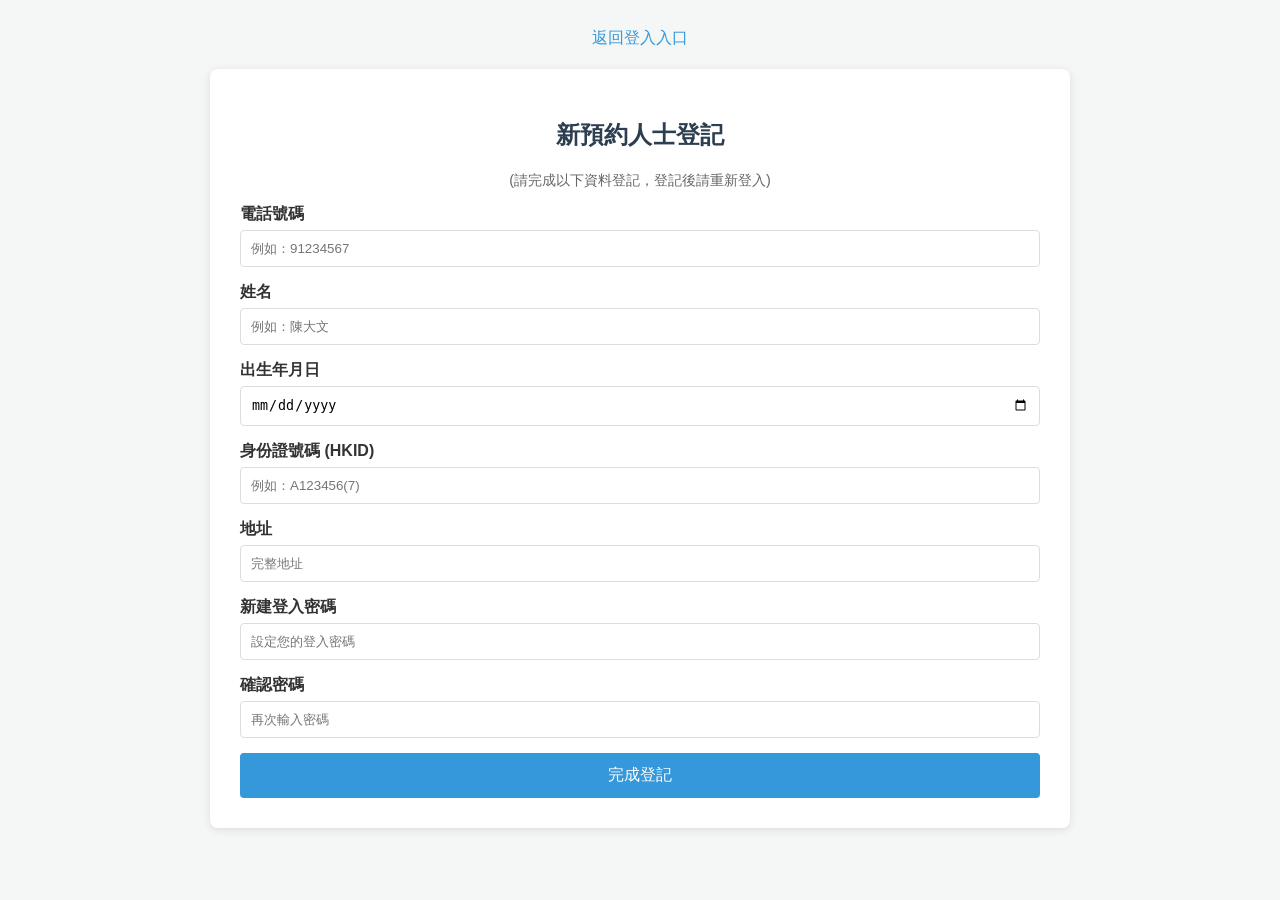
<file: sample1/newuser.html>
<!DOCTYPE html>
<html lang="zh-Hant">
<head>
    <meta charset="UTF-8">
    <title>新用戶登記</title>
    <link rel="stylesheet" href="style.css">
</head>
<body>
    <div class="nav-links"><a href="index.html">返回登入入口</a></div>
    <div class="container">
        <h2>新預約人士登記</h2>
        <p style="text-align:center; color: #666; font-size: 0.9em;">(請完成以下資料登記，登記後請重新登入)</p>
        
        <div class="form-group">
            <label>電話號碼</label>
            <input type="tel" id="regPhone" required placeholder="例如：91234567" maxlength="8">
        </div>
        <div class="form-group">
            <label>姓名</label>
            <input type="text" id="regName" required placeholder="例如：陳大文">
        </div>
        <div class="form-group">
            <label>出生年月日</label>
            <input type="date" id="regDob" required>
        </div>
        <div class="form-group">
            <label>身份證號碼 (HKID)</label>
            <input type="text" id="regHkid" required placeholder="例如：A123456(7)" maxlength="10">
        </div>
        <div class="form-group">
            <label>地址</label>
            <input type="text" id="regAddress" required placeholder="完整地址">
        </div>
        
        <div class="form-group">
            <label>新建登入密碼</label>
            <input type="password" id="regPassword" required placeholder="設定您的登入密碼">
        </div>
        <div class="form-group">
            <label>確認密碼</label>
            <input type="password" id="regPasswordConfirm" required placeholder="再次輸入密碼">
        </div>

        <button id="registerBtn">完成登記</button>
    </div>

    <script>
        document.getElementById('registerBtn').addEventListener('click', function() {
            const phone = document.getElementById('regPhone').value;
            const name = document.getElementById('regName').value;
            const dob = document.getElementById('regDob').value;
            const hkid = document.getElementById('regHkid').value;
            const address = document.getElementById('regAddress').value;
            const password = document.getElementById('regPassword').value;
            const passwordConfirm = document.getElementById('regPasswordConfirm').value;

            if (!phone || !/^\d{8}$/.test(phone)) { alert('請輸入有效的 8 位電話號碼。'); return; }
            if (!name || !dob || !hkid || !address || !password || !passwordConfirm) { alert('請填寫所有欄位。'); return; }

            // 核心修訂：驗證密碼一致性
            if (password !== passwordConfirm) {
                alert('兩次輸入的密碼不一致，請重新輸入。');
                return;
            }

            // 1. 學生 IDEA: 獲取現有用戶數據 (模擬從另一個數據庫讀取)
            let registeredUsers = JSON.parse(localStorage.getItem('clinic_registered_users')) || [];

            // 2. 建立新用戶對象 (包括密碼)
            const newUser = {
                phone, name, dob, hkid, address,
                password, // 新增：儲存新建密碼
                regTimestamp: new Date().toLocaleString()
            };

            // 3. 儲存數據
            registeredUsers.push(newUser);
            localStorage.setItem('clinic_registered_users', JSON.stringify(registeredUsers));

            alert('登記成功！由於這是模擬系統，新資料不會寫入 JSON 預設數據庫中。請使用預設電話號碼 (如 90001111) 返回首頁進行登入測試。');
            window.location.href = 'index.html';
        });
    </script>
</body>
</html>
</file>
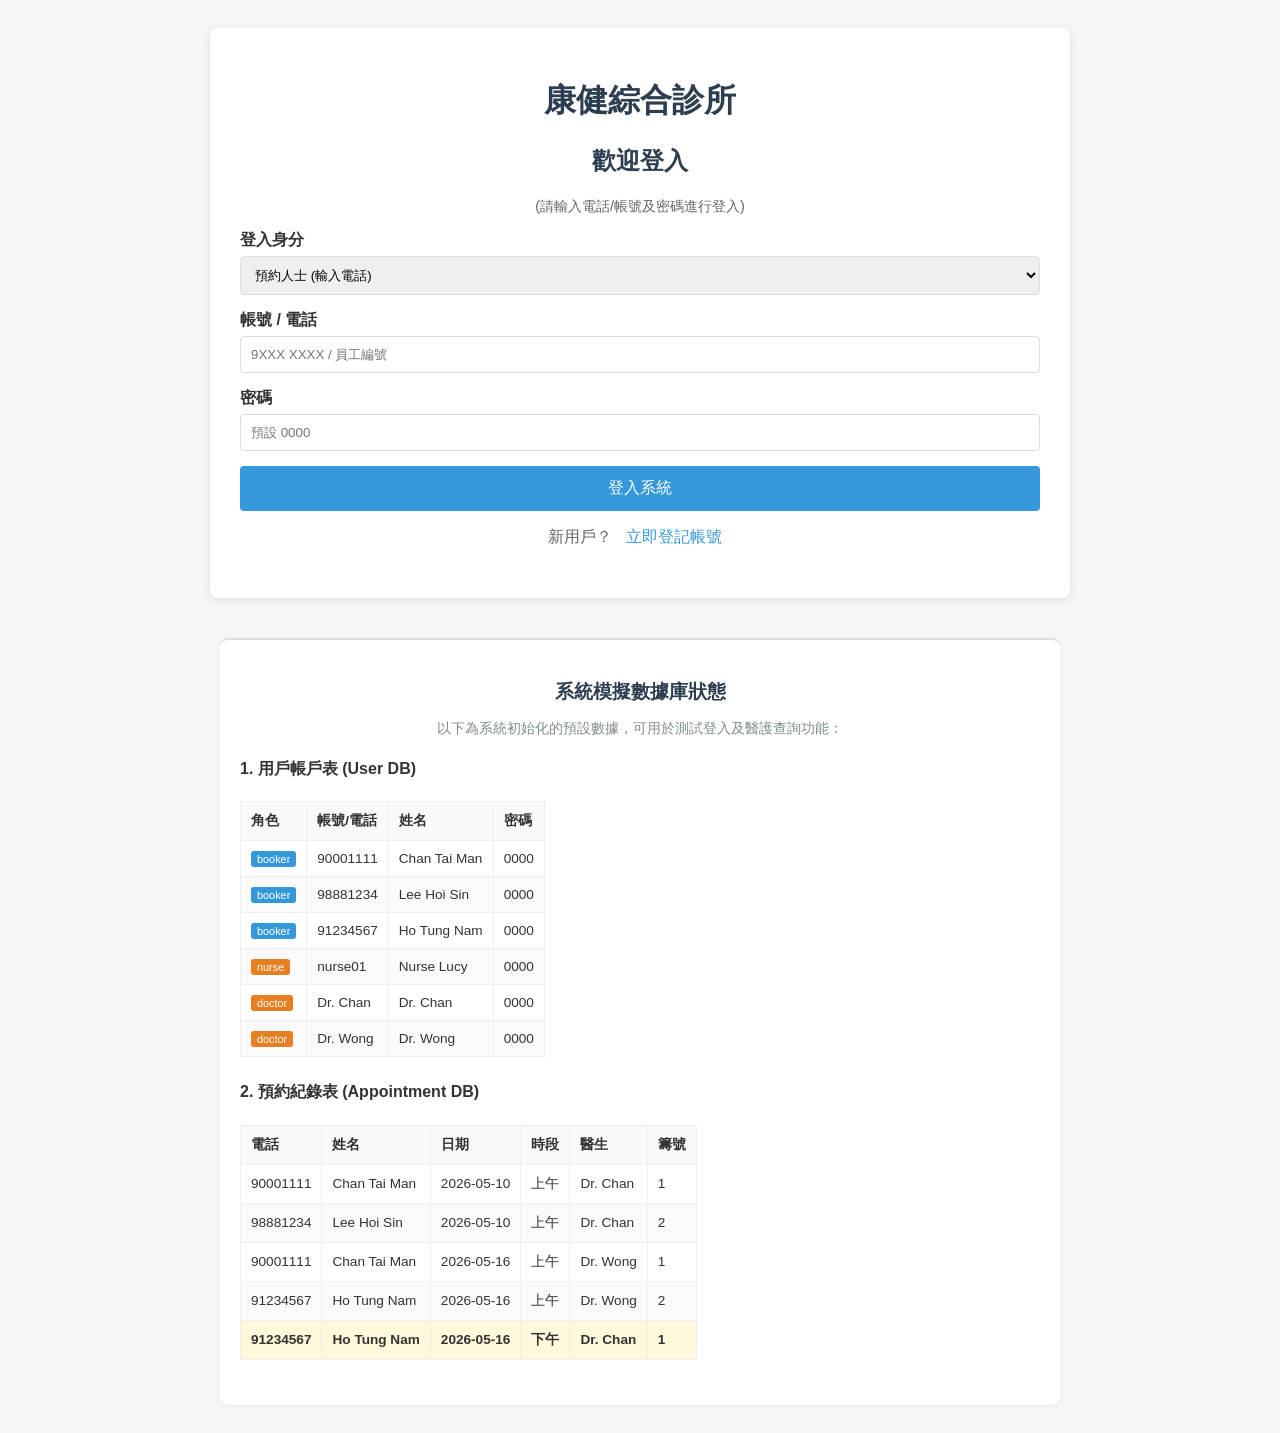
<file: sample1/receipt.html>
<!DOCTYPE html>
<html lang="zh-Hant">
<head>
    <meta charset="UTF-8">
    <title>預約收據</title>
    <link rel="stylesheet" href="style.css">
</head>
<body>
    <div class="container">
        <h2>預約成功</h2>
        <p style="text-align:center; color: #666;">請在到診時出示此收據。您可以截圖或列印此頁面。</p>
        
        <div class="receipt-box" id="receiptContent">
            <h3>康健綜合診所 - 預約收據</h3>
            <hr>
            <p><strong>預約編號：</strong> <span id="r-id"></span></p>
            <p><strong>病人姓名：</strong> <span id="r-name"></span></p>
            <p><strong>電話號碼：</strong> <span id="r-phone"></span></p>
            <p><strong>到診日期：</strong> <span id="r-date"></span></p>
            <p><strong>到診時段：</strong> <span id="r-session"></span> (09:00-12:00 / 14:00-17:00)</p>
            <p><strong>指定醫生：</strong> <span id="r-doctor"></span></p>
            <div style="text-align: center; margin-top: 20px; border: 1px solid #333; padding: 10px;">
                <span style="font-size: 1.2em;">您的籌號：</span><br>
                <span style="font-size: 3em; font-weight: bold;" id="r-quota"></span>
            </div>
            <p style="font-size: 0.8em; color: #666; margin-top: 20px;">登記時間：<span id="r-ts"></span></p>
        </div>
        
        <button class="secondary" onclick="window.print()">列印 / 儲存為 PDF</button>
        <button style="margin-top: 10px;" onclick="window.location.href='index.html'">返回首頁</button>
    </div>

    <script>
        // 從 sessionStorage 讀取剛完成的預約
        const apptData = JSON.parse(sessionStorage.getItem('lastAppt'));
        
        if (!apptData) {
            alert('找不到預約紀錄。');
            window.location.href = 'index.html';
        } else {
            document.getElementById('r-id').innerText = apptData.id;
            document.getElementById('r-name').innerText = apptData.name;
            document.getElementById('r-phone').innerText = apptData.phone;
            document.getElementById('r-date').innerText = apptData.date;
            document.getElementById('r-session').innerText = apptData.session === 'AM' ? '上午' : '下午';
            document.getElementById('r-doctor').innerText = apptData.doctor;
            document.getElementById('r-quota').innerText = apptData.quotaNumber;
            document.getElementById('r-ts').innerText = apptData.timestamp;
        }
    </script>
</body>
</html>
</file>
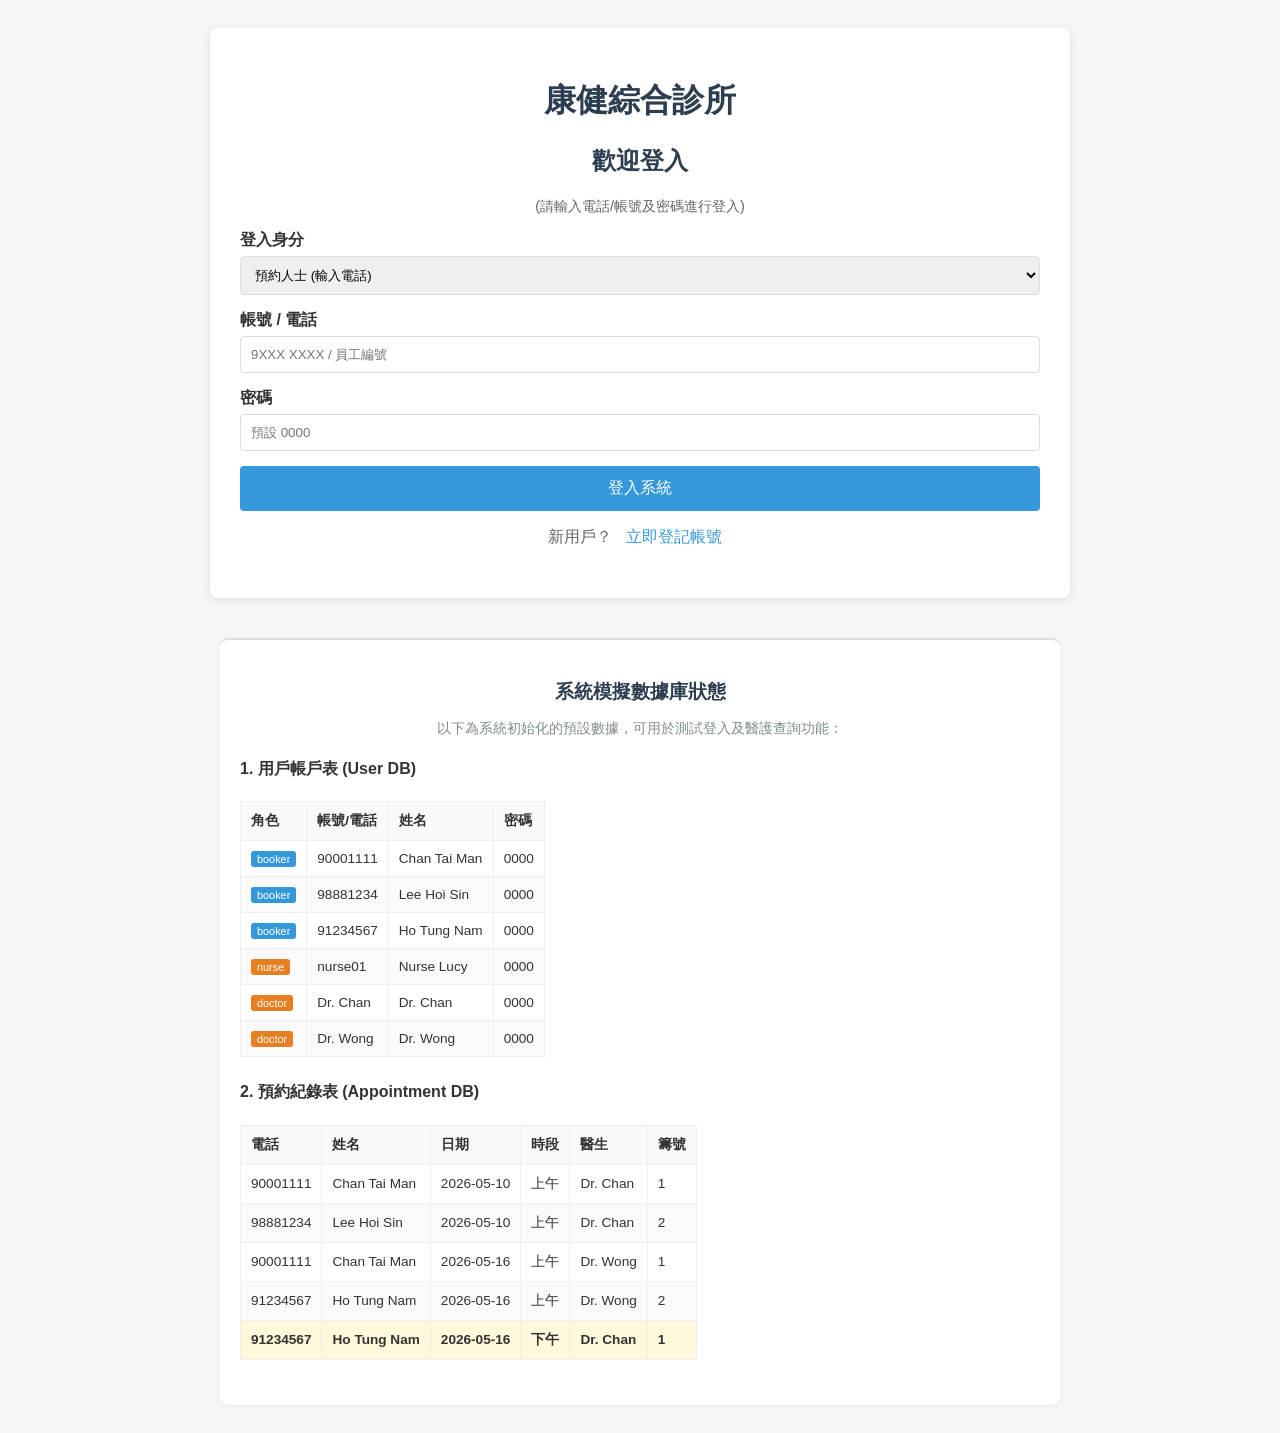
<file: sample1/staff.html>
<!DOCTYPE html>
<html lang="zh-Hant">
<head>
    <meta charset="UTF-8">
    <title>醫護管理系統</title>
    <link rel="stylesheet" href="style.css">
</head>
<body>
    <div class="nav-links">
        <span id="welcomeMsg"></span> | 
        <a href="#" id="logoutBtn">登出</a>
    </div>
    <div class="container">
        <h2>管理與查詢介面</h2>

        <div style="border: 1px solid #ddd; padding: 15px; background: #fff;">
            <h3>查詢條件</h3>
            <div class="form-group">
                <label>日期 (留空為所有日期)</label>
                <input type="date" id="searchDate">
            </div>
            
            <div id="nurse-only-controls" class="hidden">
                <div class="form-group">
                    <label>病人電話 (精確查詢)</label>
                    <input type="tel" id="searchPhone" placeholder="輸入電話號碼" maxlength="8">
                </div>
                <div class="form-group">
                    <label>醫生</label>
                    <select id="searchDoctor">
                        <option value="All">所有醫生</option>
                        <option value="Dr. Chan">陳醫生</option>
                        <option value="Dr. Wong">王醫生</option>
                    </select>
                </div>
            </div>

            <button id="searchBtn">執行查詢</button>
        </div>

        <h3>預約名單</h3>
        <table class="data-table" id="resultTable">
            <thead>
                <tr>
                    <th>籌號</th>
                    <th>日期</th>
                    <th>時段</th>
                    <th>病人姓名</th>
                    <th>電話</th>
                    <th>醫生</th>
                </tr>
            </thead>
            <tbody id="resultBody">
                </tbody>
        </table>
    </div>

    <script>
        // 1. 權限檢查與介面設定
        const role = sessionStorage.getItem('userRole');
        const username = sessionStorage.getItem('username');
        
        if (!role || !['nurse', 'doctor'].includes(role)) {
            alert('未授權訪問。');
            window.location.href = 'index.html';
        }

        document.getElementById('welcomeMsg').innerText = `歡迎，${username} (${role==='nurse'?'護士':'醫生'})`;

        // 如果是護士，顯示高級查詢控制
        if (role === 'nurse') {
            document.getElementById('nurse-only-controls').classList.remove('hidden');
        }

        // 2. 查詢邏輯
        document.getElementById('searchBtn').addEventListener('click', performSearch);

        function performSearch() {
            // 從localStorage獲取現有預約 (模擬從 APPOINTMENT DATABASE 讀取)
            const appointments = JSON.parse(localStorage.getItem('clinic_appts')) || [];
            const searchDate = document.getElementById('searchDate').value;
            const resultBody = document.getElementById('resultBody');
            resultBody.innerHTML = ''; // 清空舊結果

            let filtered = appointments;

            // 通用條件：日期
            if (searchDate) {
                filtered = filtered.filter(a => a.date === searchDate);
            }

            if (role === 'nurse') {
                // 護士條件 1: 病人電話
                const searchPhone = document.getElementById('searchPhone').value;
                if (searchPhone) {
                    filtered = filtered.filter(a => a.phone === searchPhone);
                }
                // 護士條件 2: 醫生
                const searchDoctor = document.getElementById('searchDoctor').value;
                if (searchDoctor !== 'All') {
                    filtered = filtered.filter(a => a.doctor === searchDoctor);
                }
            } else if (role === 'doctor') {
                // 醫生條件：只能看自己的預約
                filtered = filtered.filter(a => a.doctor === username);
            }

            // 排序：日期 -> 時段 (AM/PM) -> 籌號
            filtered.sort((a, b) => {
                if (a.date !== b.date) return a.date.localeCompare(b.date);
                if (a.session !== b.session) return b.session.localeCompare(a.session); // AM before PM
                return a.quotaNumber - b.quotaNumber;
            });

            // 3. 顯示結果
            if (filtered.length === 0) {
                resultBody.innerHTML = '<tr><td colspan="6" style="text-align:center;">找不到符合條件的預約紀錄。</td></tr>';
                return;
            }

            filtered.forEach(a => {
                const row = `
                    <tr>
                        <td><strong>${a.quotaNumber}</strong></td>
                        <td>${a.date}</td>
                        <td>${a.session==='AM'?'上午':'下午'}</td>
                        <td>${a.name}</td>
                        <td>${a.phone}</td>
                        <td>${a.doctor}</td>
                    </tr>
                `;
                resultBody.innerHTML += row;
            });
        }

        // 登出
        document.getElementById('logoutBtn').addEventListener('click', function() {
            sessionStorage.clear();
            window.location.href = 'index.html';
        });

        // 頁面加載時自動執行一次基本查詢 (模擬查詢當天預約)
        const todayStr = new Date().toISOString().split('T')[0];
        document.getElementById('searchDate').value = todayStr;
        performSearch();

    </script>
</body>
</html>
</file>
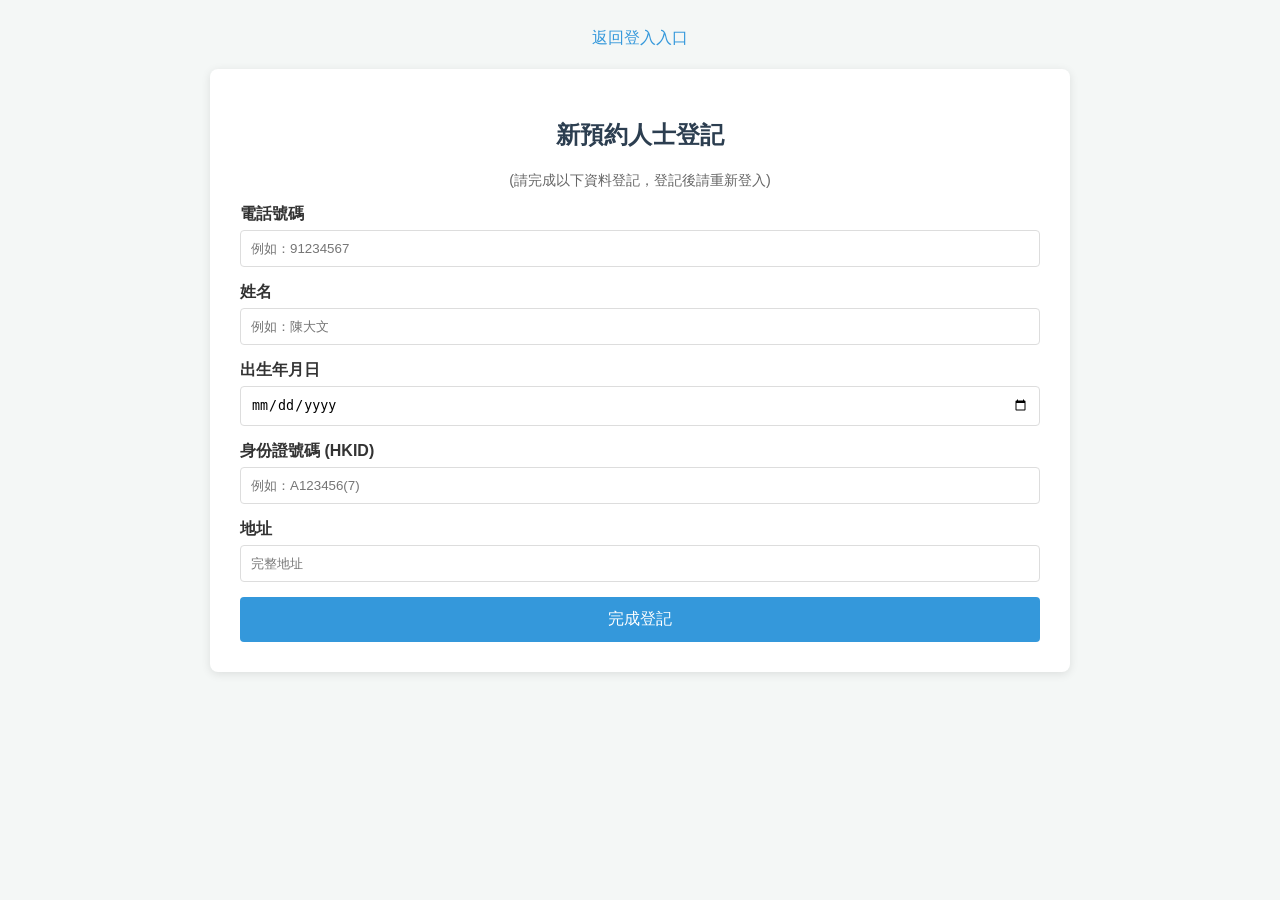
<file: sample2/newuser.html>
<!DOCTYPE html>
<html lang="zh-Hant">
<head>
    <meta charset="UTF-8">
    <title>新用戶登記</title>
    <link rel="stylesheet" href="style.css">
</head>
<body>
    <div class="nav-links"><a href="index.html">返回登入入口</a></div>
    <div class="container">
        <h2>新預約人士登記</h2>
        <p style="text-align:center; color: #666; font-size: 0.9em;">(請完成以下資料登記，登記後請重新登入)</p>
        
        <div class="form-group">
            <label>電話號碼</label>
            <input type="tel" id="regPhone" required placeholder="例如：91234567" maxlength="8">
        </div>
        <div class="form-group">
            <label>姓名</label>
            <input type="text" id="regName" required placeholder="例如：陳大文">
        </div>
        <div class="form-group">
            <label>出生年月日</label>
            <input type="date" id="regDob" required>
        </div>
        <div class="form-group">
            <label>身份證號碼 (HKID)</label>
            <input type="text" id="regHkid" required placeholder="例如：A123456(7)" maxlength="10">
        </div>
        <div class="form-group">
            <label>地址</label>
            <input type="text" id="regAddress" required placeholder="完整地址">
        </div>
        <button id="registerBtn">完成登記</button>
    </div>

    <script>
        document.getElementById('registerBtn').addEventListener('click', function() {
            const phone = document.getElementById('regPhone').value;
            const name = document.getElementById('regName').value;
            const dob = document.getElementById('regDob').value;
            const hkid = document.getElementById('regHkid').value;
            const address = document.getElementById('regAddress').value;

            if (!phone || !/^\d{8}$/.test(phone)) { alert('請輸入有效的 8 位電話號碼。'); return; }
            if (!name || !dob || !hkid || !address) { alert('請填寫所有欄位。'); return; }

            // 1. 學生 IDEA: 獲取現有用戶數據 (模擬從另一個數據庫讀取)
            let registeredUsers = JSON.parse(localStorage.getItem('clinic_registered_users')) || [];

            // 2. 建立新用戶對象
            const newUser = {
                phone, name, dob, hkid, address,
                regTimestamp: new Date().toLocaleString()
            };

            // 3. 儲存數據
            registeredUsers.push(newUser);
            localStorage.setItem('clinic_registered_users', JSON.stringify(registeredUsers));

            alert('登記成功！由於這是模擬系統，新資料不會寫入 JSON 預設數據庫中。請使用預設電話號碼 (如 90001111) 返回首頁進行登入測試。');
            window.location.href = 'index.html';
        });
    </script>
</body>
</html>
</file>
<file: sample1/style.css>
/* style.css */
body { font-family: Arial, sans-serif; background-color: #f4f7f6; padding: 20px; color: #333; }
.container { max-width: 800px; margin: 0 auto; background: white; padding: 30px; border-radius: 8px; box-shadow: 0 2px 10px rgba(0,0,0,0.1); }
h1, h2, h3 { color: #2c3e50; text-align: center; }
.form-group { margin-bottom: 15px; }
label { display: block; margin-bottom: 5px; font-weight: bold; }
input, select { width: 100%; padding: 10px; border: 1px solid #ddd; border-radius: 4px; box-sizing: border-box; }
button { width: 100%; padding: 12px; background-color: #3498db; color: white; border: none; border-radius: 4px; font-size: 16px; cursor: pointer; transition: background 0.3s; }
button:hover { background-color: #2980b9; }
button.secondary { background-color: #95a5a6; margin-top: 10px;}
button.secondary:hover { background-color: #7f8c8d; }
.receipt-box { border: 2px dashed #333; padding: 20px; background-color: #fff; margin-top: 20px; }
.data-table { width: 100%; border-collapse: collapse; margin-top: 20px; }
.data-table th, .data-table td { border: 1px solid #ddd; padding: 12px; text-align: left; }
.data-table th { background-color: #ecf0f1; }
.nav-links { text-align: center; margin-bottom: 20px; }
.nav-links a { margin: 0 10px; text-decoration: none; color: #3498db; }
.hidden { display: none; }
</file>
<file: sample2/style.css>
/* style.css */
body { font-family: Arial, sans-serif; background-color: #f4f7f6; padding: 20px; color: #333; }
.container { max-width: 800px; margin: 0 auto; background: white; padding: 30px; border-radius: 8px; box-shadow: 0 2px 10px rgba(0,0,0,0.1); }
h1, h2, h3 { color: #2c3e50; text-align: center; }
.form-group { margin-bottom: 15px; }
label { display: block; margin-bottom: 5px; font-weight: bold; }
input, select { width: 100%; padding: 10px; border: 1px solid #ddd; border-radius: 4px; box-sizing: border-box; }
button { width: 100%; padding: 12px; background-color: #3498db; color: white; border: none; border-radius: 4px; font-size: 16px; cursor: pointer; transition: background 0.3s; }
button:hover { background-color: #2980b9; }
button.secondary { background-color: #95a5a6; margin-top: 10px;}
button.secondary:hover { background-color: #7f8c8d; }
.receipt-box { border: 2px dashed #333; padding: 20px; background-color: #fff; margin-top: 20px; }
.data-table { width: 100%; border-collapse: collapse; margin-top: 20px; }
.data-table th, .data-table td { border: 1px solid #ddd; padding: 12px; text-align: left; }
.data-table th { background-color: #ecf0f1; }
.nav-links { text-align: center; margin-bottom: 20px; }
.nav-links a { margin: 0 10px; text-decoration: none; color: #3498db; }
.hidden { display: none; }
</file>
